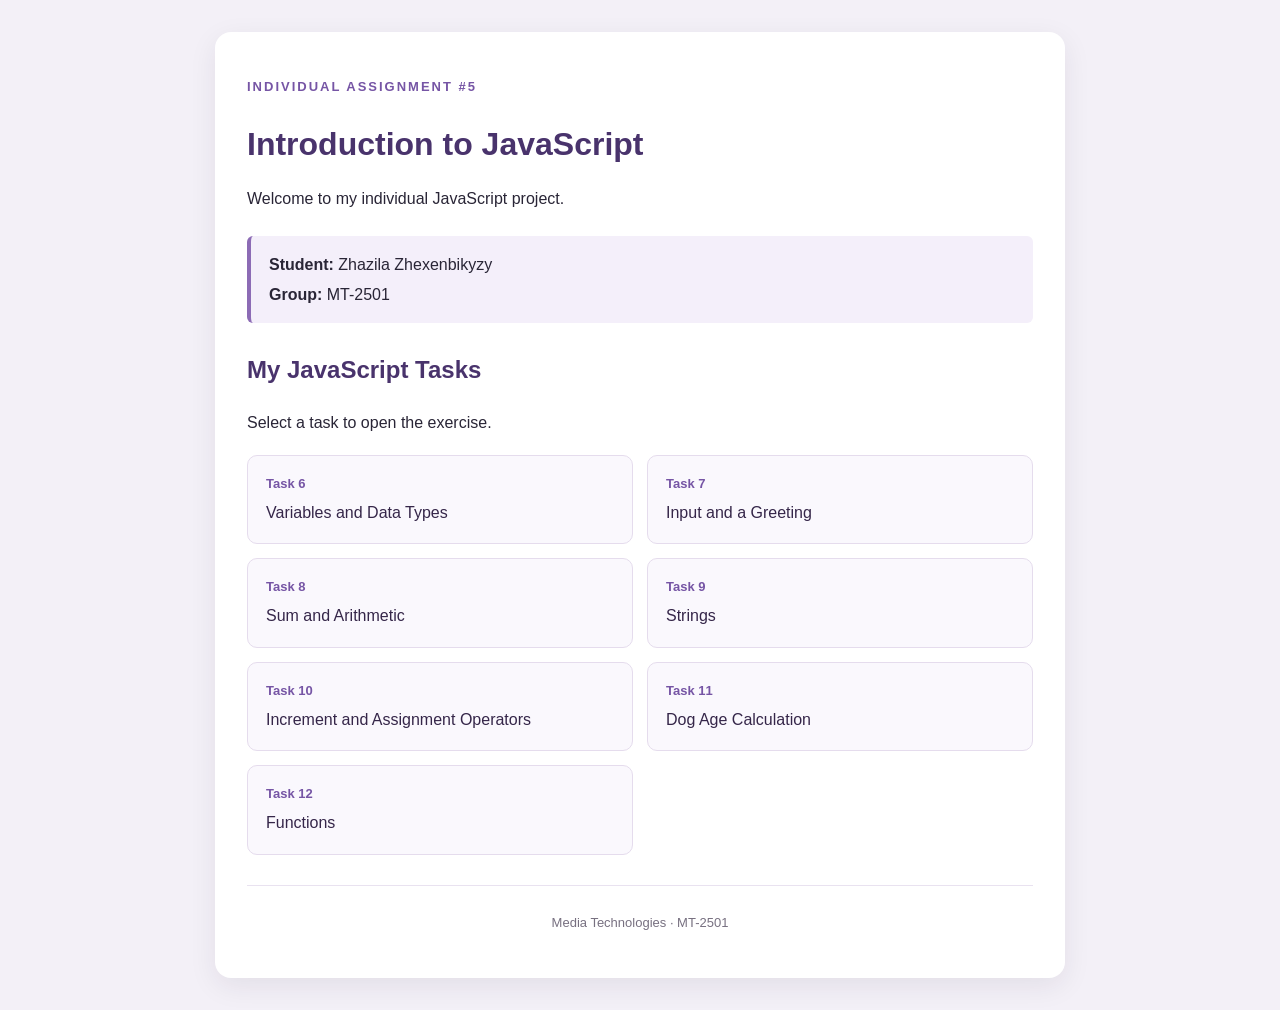
<file: index.html>
<!DOCTYPE html>
<html lang="en">
<head>
    <meta charset="UTF-8">
    <meta name="viewport" content="width=device-width, initial-scale=1.0">
    <title>JavaScript Exercises</title>
    <link rel="stylesheet" href="css/style.css">
</head>
<body>
    <main class="container">
        <header>
            <p class="eyebrow">INDIVIDUAL ASSIGNMENT #5</p>
            <h1>Introduction to JavaScript</h1>
            <p>Welcome to my individual JavaScript project.</p>
        </header>

        <section class="student-info">
            <p><strong>Student:</strong> Zhazila Zhexenbikyzy</p>
            <p><strong>Group:</strong> MT-2501</p>
        </section>

        <h2>My JavaScript Tasks</h2>
        <p>Select a task to open the exercise.</p>

        <nav class="task-list">
            <a href="task6.html">
                <span>Task 6</span>
                Variables and Data Types
            </a>
            <a href="task7.html">
                <span>Task 7</span>
                Input and a Greeting
            </a>
            <a href="task8.html">
                <span>Task 8</span>
                Sum and Arithmetic
            </a>
            <a href="task9.html">
                <span>Task 9</span>
                Strings
            </a>
            <a href="task10.html">
                <span>Task 10</span>
                Increment and Assignment Operators
            </a>
            <a href="task11.html">
                <span>Task 11</span>
                Dog Age Calculation
            </a>
            <a href="task12.html">
                <span>Task 12</span>
                Functions
            </a>
        </nav>

        <footer>
            <p>Media Technologies · MT-2501</p>
        </footer>
    </main>
</body>
</html>
</file>
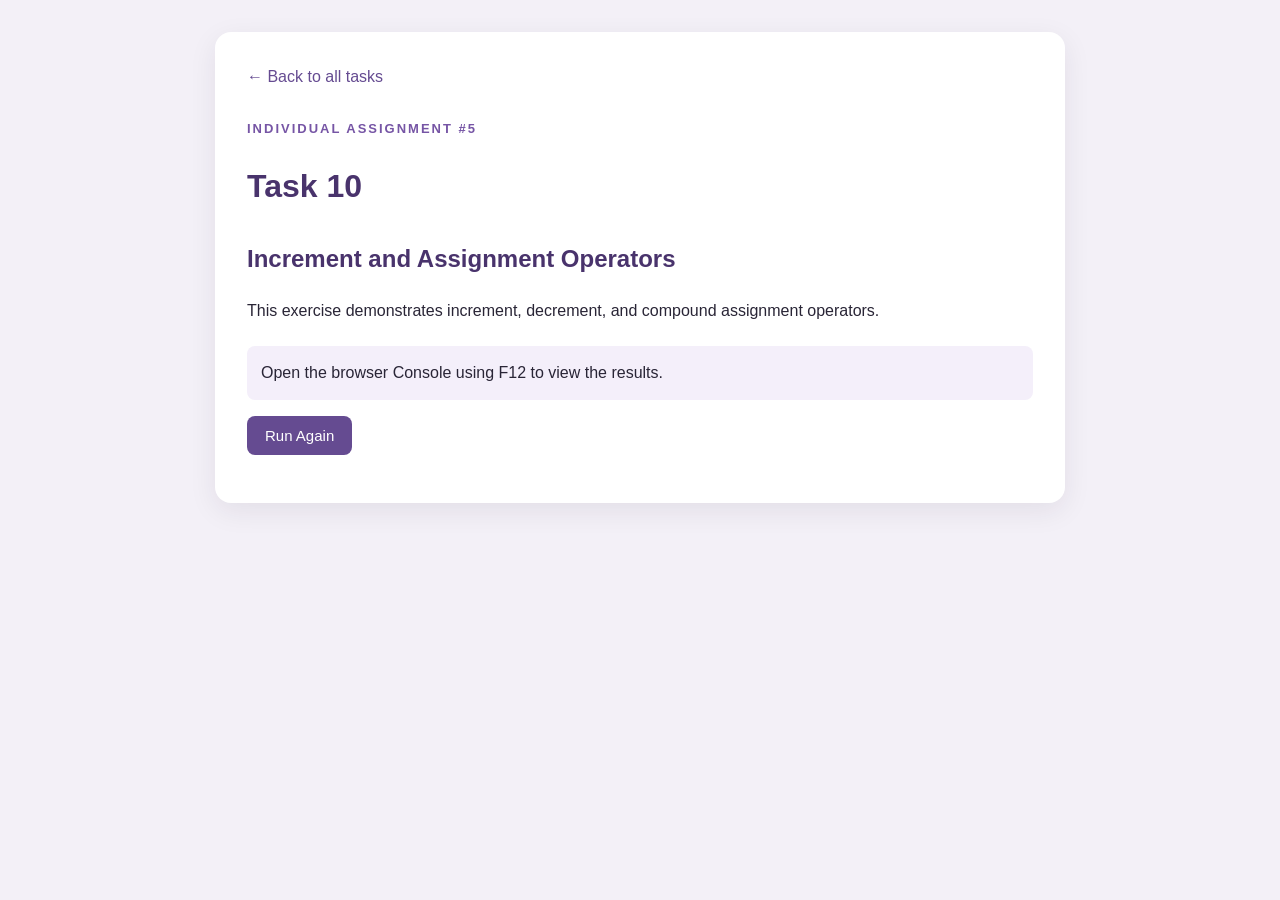
<file: task10.html>
<!DOCTYPE html>
<html lang="en">
<head>
    <meta charset="UTF-8">
    <meta name="viewport" content="width=device-width, initial-scale=1.0">
    <title>Task 10 — Assignment Operators</title>
    <link rel="stylesheet" href="css/style.css">
</head>
<body>
    <main class="container">
        <a class="back-link" href="index.html">← Back to all tasks</a>

        <p class="eyebrow">INDIVIDUAL ASSIGNMENT #5</p>
        <h1>Task 10</h1>
        <h2>Increment and Assignment Operators</h2>

        <p>This exercise demonstrates increment, decrement, and compound assignment operators.</p>

        <div class="note">
            Open the browser Console using F12 to view the results.
        </div>

        <p><button onclick="location.reload()">Run Again</button></p>
    </main>

    <script src="js/task10.js"></script>
</body>
</html>
</file>
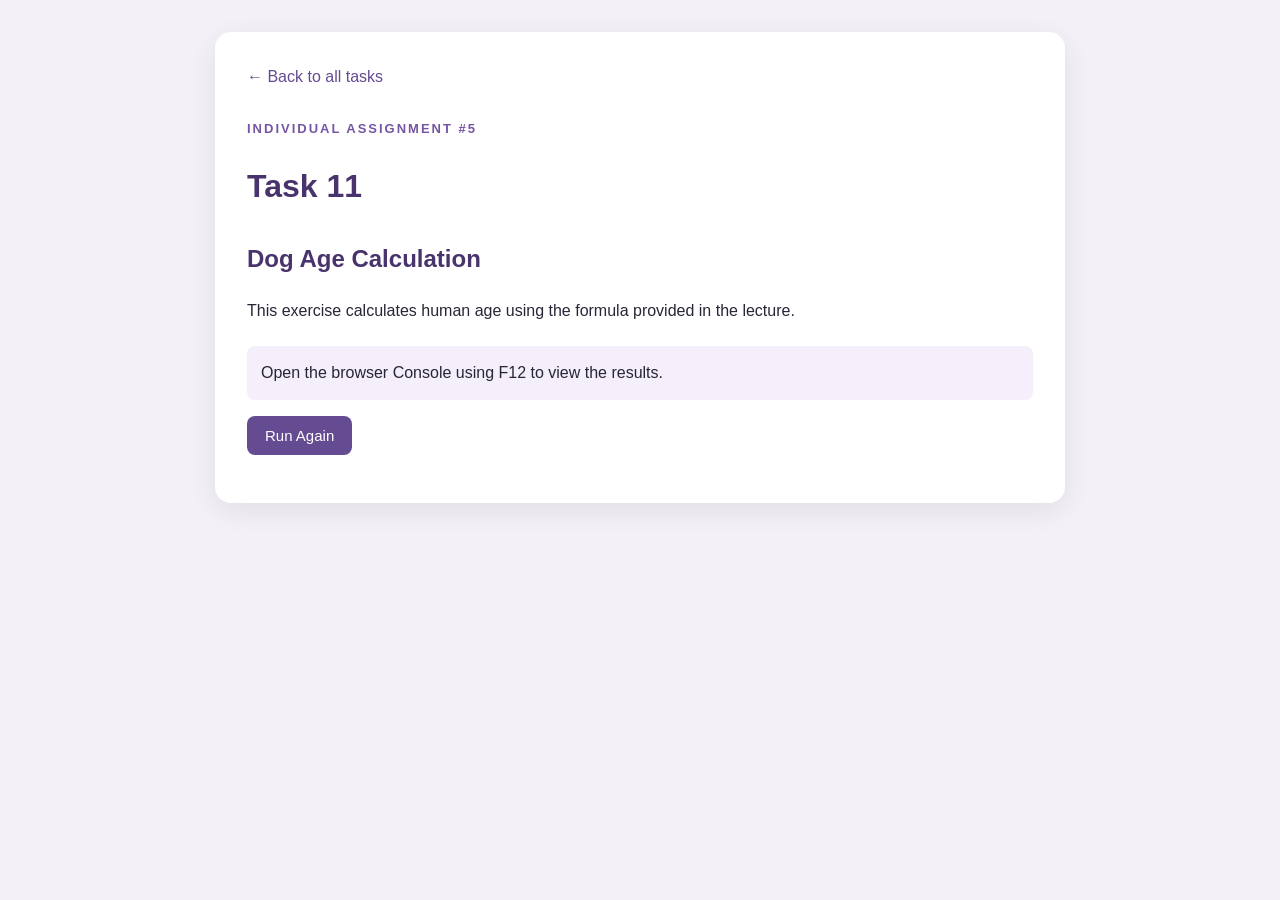
<file: task11.html>
<!DOCTYPE html>
<html lang="en">
<head>
    <meta charset="UTF-8">
    <meta name="viewport" content="width=device-width, initial-scale=1.0">
    <title>Task 11 — Dog Age Calculation</title>
    <link rel="stylesheet" href="css/style.css">
</head>
<body>
    <main class="container">
        <a class="back-link" href="index.html">← Back to all tasks</a>

        <p class="eyebrow">INDIVIDUAL ASSIGNMENT #5</p>
        <h1>Task 11</h1>
        <h2>Dog Age Calculation</h2>

        <p>This exercise calculates human age using the formula provided in the lecture.</p>

        <div class="note">
            Open the browser Console using F12 to view the results.
        </div>

        <p><button onclick="location.reload()">Run Again</button></p>
    </main>

    <script src="js/task11.js"></script>
</body>
</html>
</file>
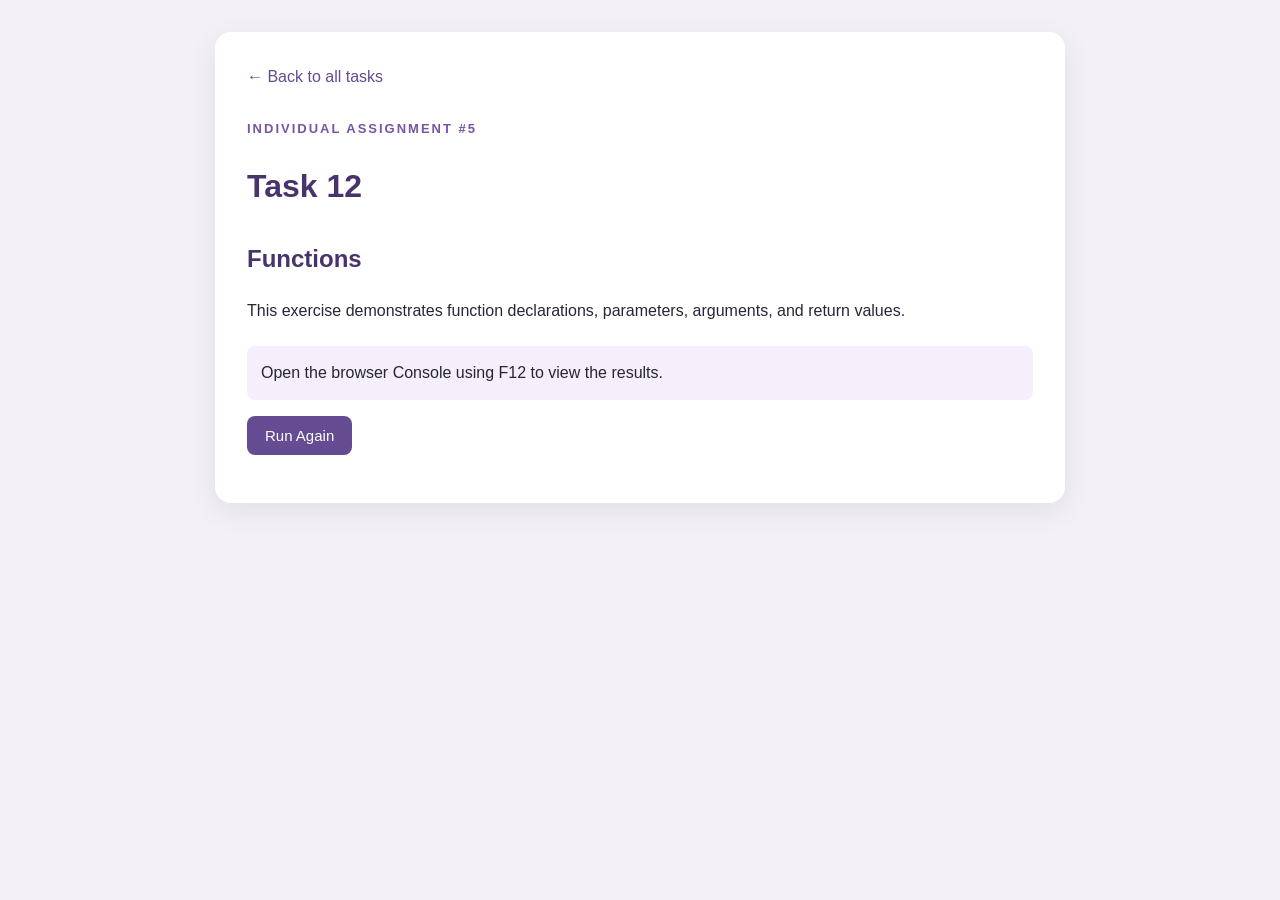
<file: task12.html>
<!DOCTYPE html>
<html lang="en">
<head>
    <meta charset="UTF-8">
    <meta name="viewport" content="width=device-width, initial-scale=1.0">
    <title>Task 12 — Functions</title>
    <link rel="stylesheet" href="css/style.css">
</head>
<body>
    <main class="container">
        <a class="back-link" href="index.html">← Back to all tasks</a>

        <p class="eyebrow">INDIVIDUAL ASSIGNMENT #5</p>
        <h1>Task 12</h1>
        <h2>Functions</h2>

        <p>This exercise demonstrates function declarations, parameters, arguments, and return values.</p>

        <div class="note">
            Open the browser Console using F12 to view the results.
        </div>

        <p><button onclick="location.reload()">Run Again</button></p>
    </main>

    <script src="js/task12.js"></script>
</body>
</html>
</file>
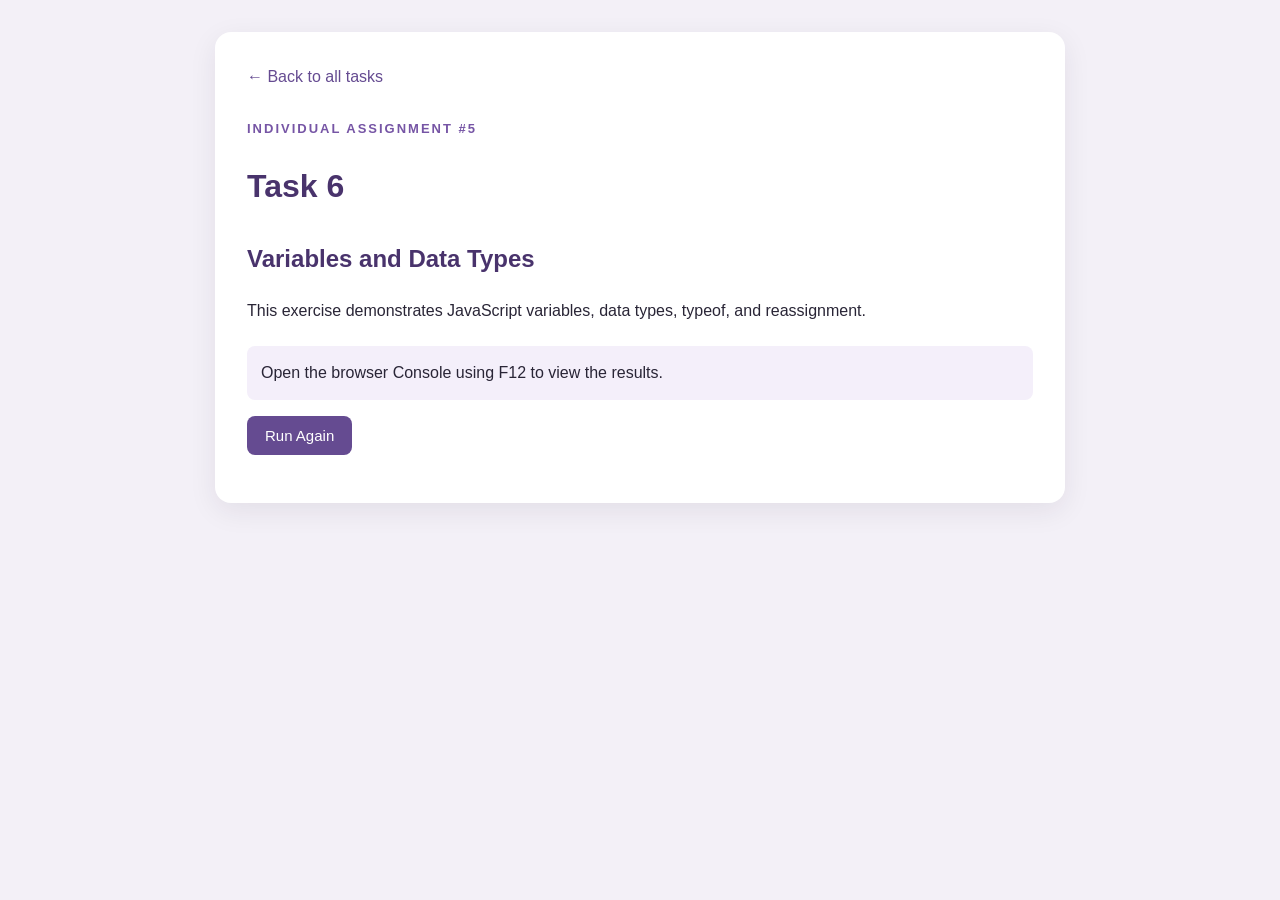
<file: task6.html>
<!DOCTYPE html>
<html lang="en">
<head>
    <meta charset="UTF-8">
    <meta name="viewport" content="width=device-width, initial-scale=1.0">
    <title>Task 6 - Variables and Data Types</title>
    <link rel="stylesheet" href="css/style.css">
</head>
<body>
    <main class="container">
        <a class="back-link" href="index.html">← Back to all tasks</a>

        <p class="eyebrow">INDIVIDUAL ASSIGNMENT #5</p>
        <h1>Task 6</h1>
        <h2>Variables and Data Types</h2>

        <p>
            This exercise demonstrates JavaScript variables,
            data types, typeof, and reassignment.
        </p>

        <div class="note">
            Open the browser Console using F12 to view the results.
        </div>

        <p>
            <button onclick="location.reload()">Run Again</button>
        </p>
    </main>

    <script src="js/task6.js"></script>
</body>
</html>
</file>
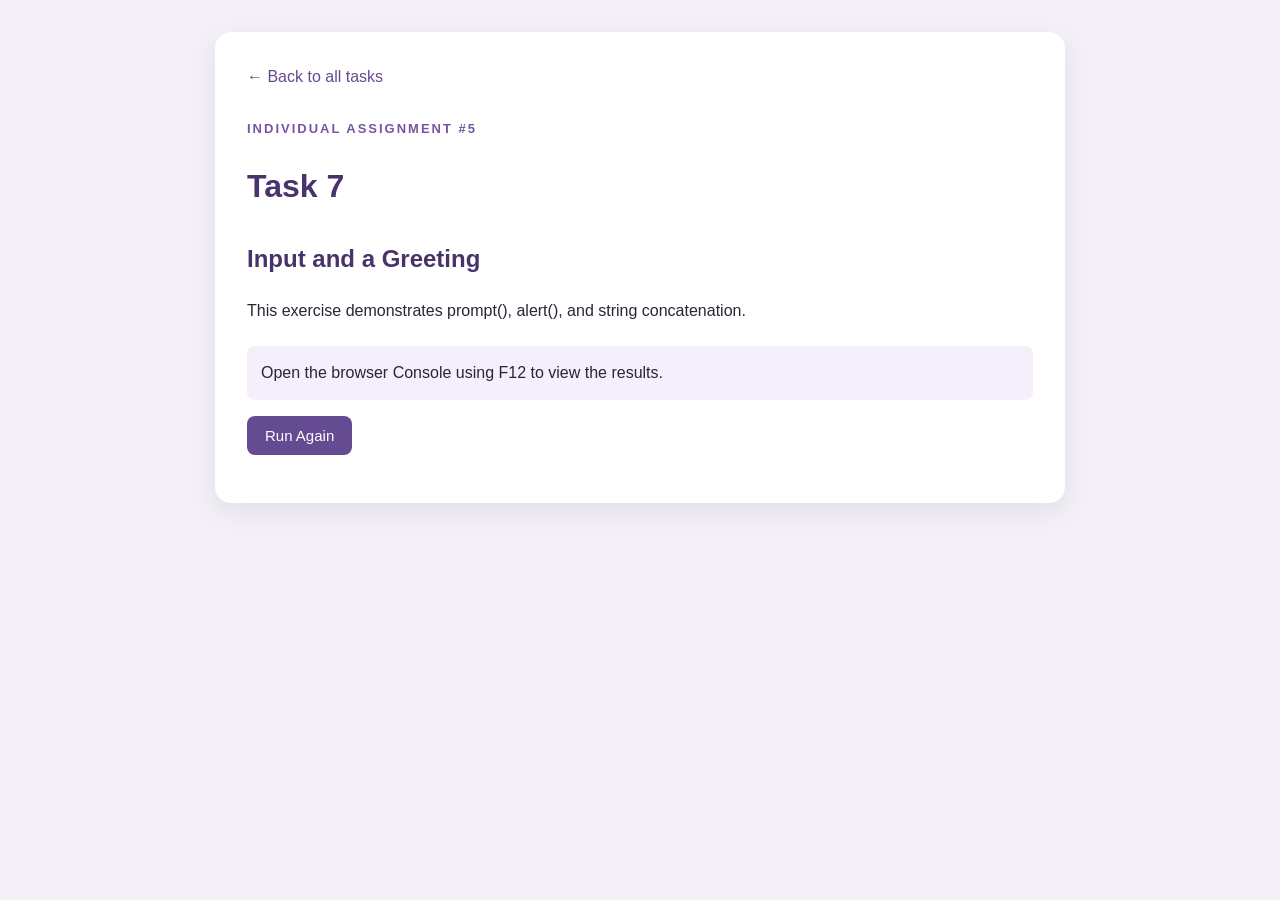
<file: task7.html>
<!DOCTYPE html>
<html lang="en">
<head>
    <meta charset="UTF-8">
    <meta name="viewport" content="width=device-width, initial-scale=1.0">
    <title>Task 7 — Input and a Greeting</title>
    <link rel="stylesheet" href="css/style.css">
</head>
<body>
    <main class="container">
        <a class="back-link" href="index.html">← Back to all tasks</a>

        <p class="eyebrow">INDIVIDUAL ASSIGNMENT #5</p>
        <h1>Task 7</h1>
        <h2>Input and a Greeting</h2>

        <p>This exercise demonstrates prompt(), alert(), and string concatenation.</p>

        <div class="note">
            Open the browser Console using F12 to view the results.
        </div>

        <p><button onclick="location.reload()">Run Again</button></p>
    </main>

    <script src="js/task7.js"></script>
</body>
</html>
</file>
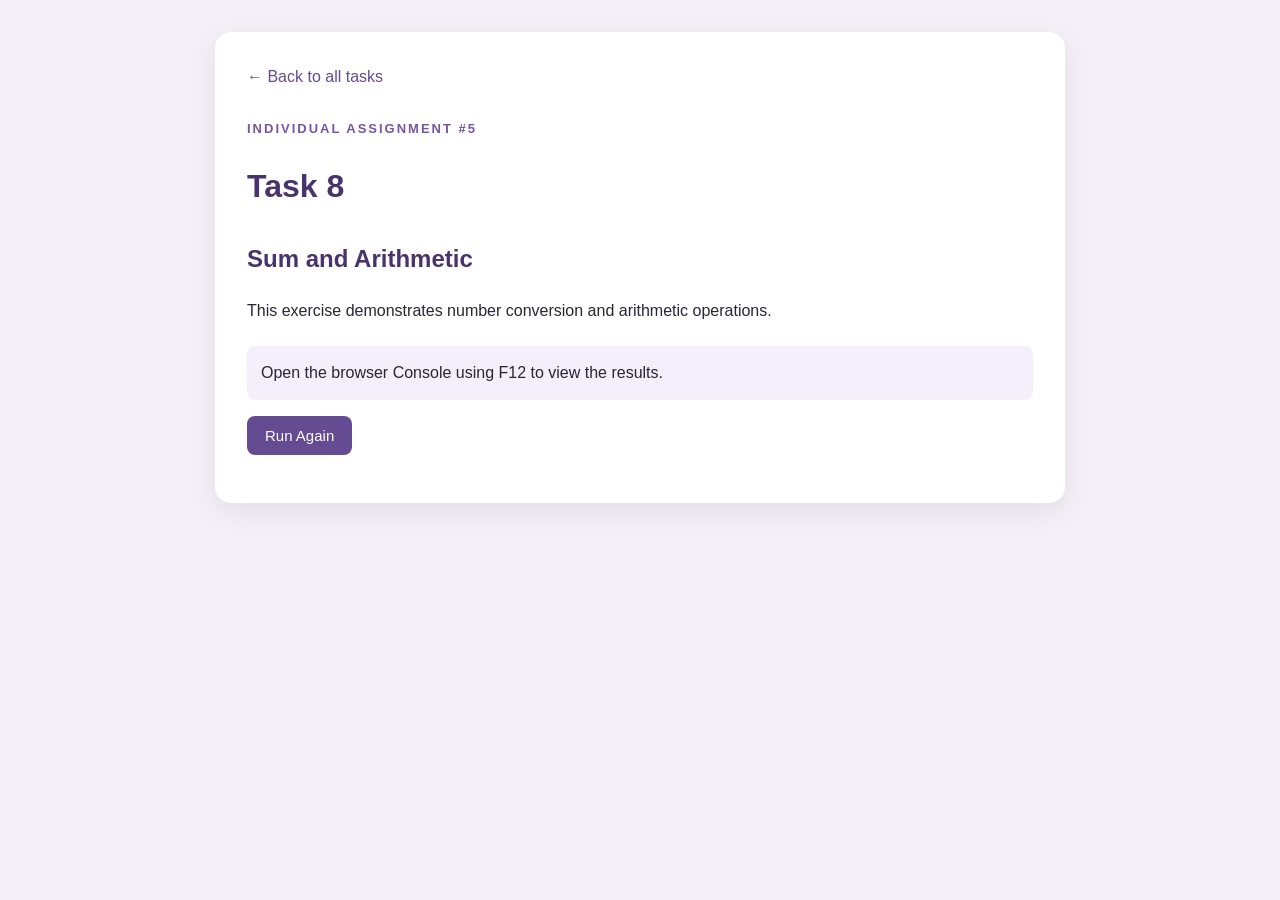
<file: task8.html>
<!DOCTYPE html>
<html lang="en">
<head>
    <meta charset="UTF-8">
    <meta name="viewport" content="width=device-width, initial-scale=1.0">
    <title>Task 8 — Sum and Arithmetic</title>
    <link rel="stylesheet" href="css/style.css">
</head>
<body>
    <main class="container">
        <a class="back-link" href="index.html">← Back to all tasks</a>

        <p class="eyebrow">INDIVIDUAL ASSIGNMENT #5</p>
        <h1>Task 8</h1>
        <h2>Sum and Arithmetic</h2>

        <p>This exercise demonstrates number conversion and arithmetic operations.</p>

        <div class="note">
            Open the browser Console using F12 to view the results.
        </div>

        <p><button onclick="location.reload()">Run Again</button></p>
    </main>

    <script src="js/task8.js"></script>
</body>
</html>
</file>
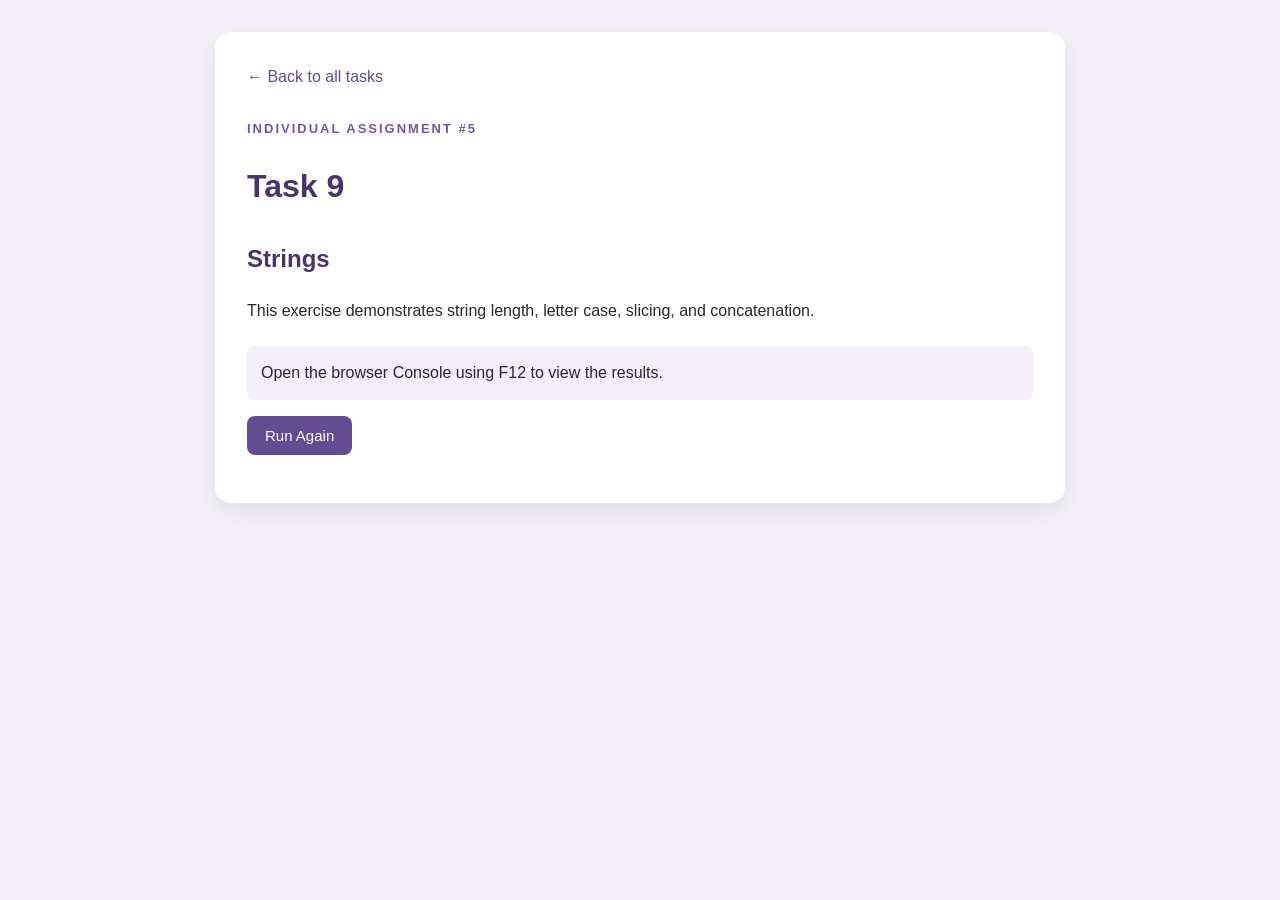
<file: task9.html>
<!DOCTYPE html>
<html lang="en">
<head>
    <meta charset="UTF-8">
    <meta name="viewport" content="width=device-width, initial-scale=1.0">
    <title>Task 9 — Strings</title>
    <link rel="stylesheet" href="css/style.css">
</head>
<body>
    <main class="container">
        <a class="back-link" href="index.html">← Back to all tasks</a>

        <p class="eyebrow">INDIVIDUAL ASSIGNMENT #5</p>
        <h1>Task 9</h1>
        <h2>Strings</h2>

        <p>This exercise demonstrates string length, letter case, slicing, and concatenation.</p>

        <div class="note">
            Open the browser Console using F12 to view the results.
        </div>

        <p><button onclick="location.reload()">Run Again</button></p>
    </main>

    <script src="js/task9.js"></script>
</body>
</html>
</file>
<file: css/style.css>
* {
    box-sizing: border-box;
}

body {
    margin: 0;
    padding: 32px 16px;
    font-family: Arial, Helvetica, sans-serif;
    background: #f3f0f7;
    color: #292536;
    line-height: 1.6;
}

.container {
    max-width: 850px;
    margin: 0 auto;
    padding: 32px;
    background: #ffffff;
    border-radius: 16px;
    box-shadow: 0 8px 28px rgba(35, 20, 55, 0.08);
}

.eyebrow {
    color: #7655a5;
    font-size: 13px;
    font-weight: bold;
    letter-spacing: 2px;
}

h1 {
    margin-bottom: 8px;
    color: #49336c;
}

h2 {
    margin-top: 28px;
    color: #49336c;
}

.student-info {
    margin: 24px 0;
    padding: 12px 18px;
    background: #f4effa;
    border-left: 4px solid #8c6bb5;
    border-radius: 6px;
}

.student-info p {
    margin: 4px 0;
}

.task-list {
    display: grid;
    grid-template-columns: 1fr 1fr;
    gap: 14px;
    margin-top: 20px;
}

.task-list a {
    display: block;
    padding: 18px;
    border: 1px solid #e5dced;
    border-radius: 10px;
    background: #faf8fd;
    color: #352649;
    text-decoration: none;
    transition: background 0.2s, transform 0.2s;
}

.task-list a:hover {
    background: #eee5f8;
    transform: translateY(-2px);
}

.task-list a span {
    display: block;
    margin-bottom: 5px;
    color: #7655a5;
    font-size: 13px;
    font-weight: bold;
}

.back-link {
    display: inline-block;
    margin-bottom: 16px;
    color: #654b91;
    text-decoration: none;
}

.back-link:hover {
    text-decoration: underline;
}

button {
    padding: 11px 18px;
    border: none;
    border-radius: 8px;
    background: #654b91;
    color: white;
    font-size: 15px;
    cursor: pointer;
}

button:hover {
    background: #49336c;
}

.note {
    margin-top: 22px;
    padding: 14px;
    border-radius: 8px;
    background: #f4effa;
}

footer {
    margin-top: 30px;
    padding-top: 14px;
    border-top: 1px solid #e9e2f0;
    color: #777080;
    font-size: 13px;
    text-align: center;
}

@media (max-width: 600px) {
    body {
        padding: 12px;
    }

    .container {
        padding: 20px;
    }

    .task-list {
        grid-template-columns: 1fr;
    }

    h1 {
        font-size: 26px;
    }
}
</file>
